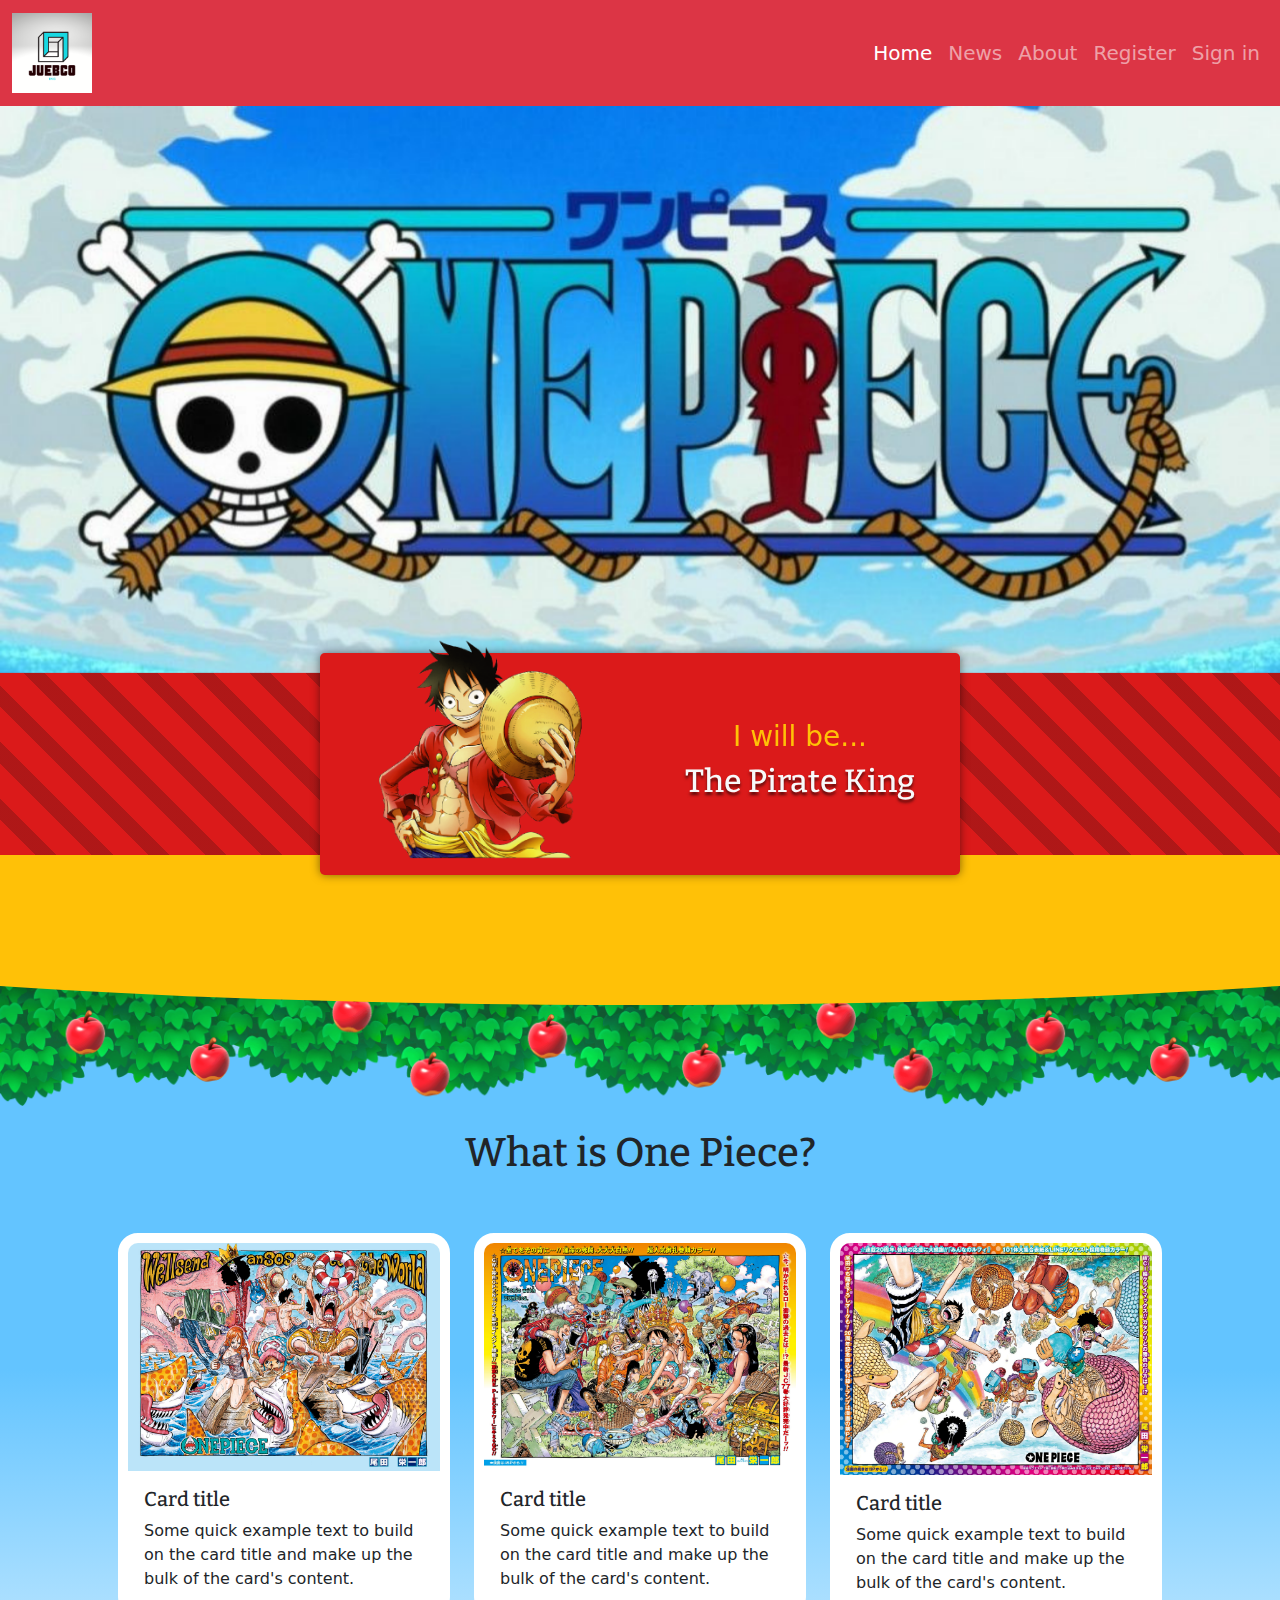
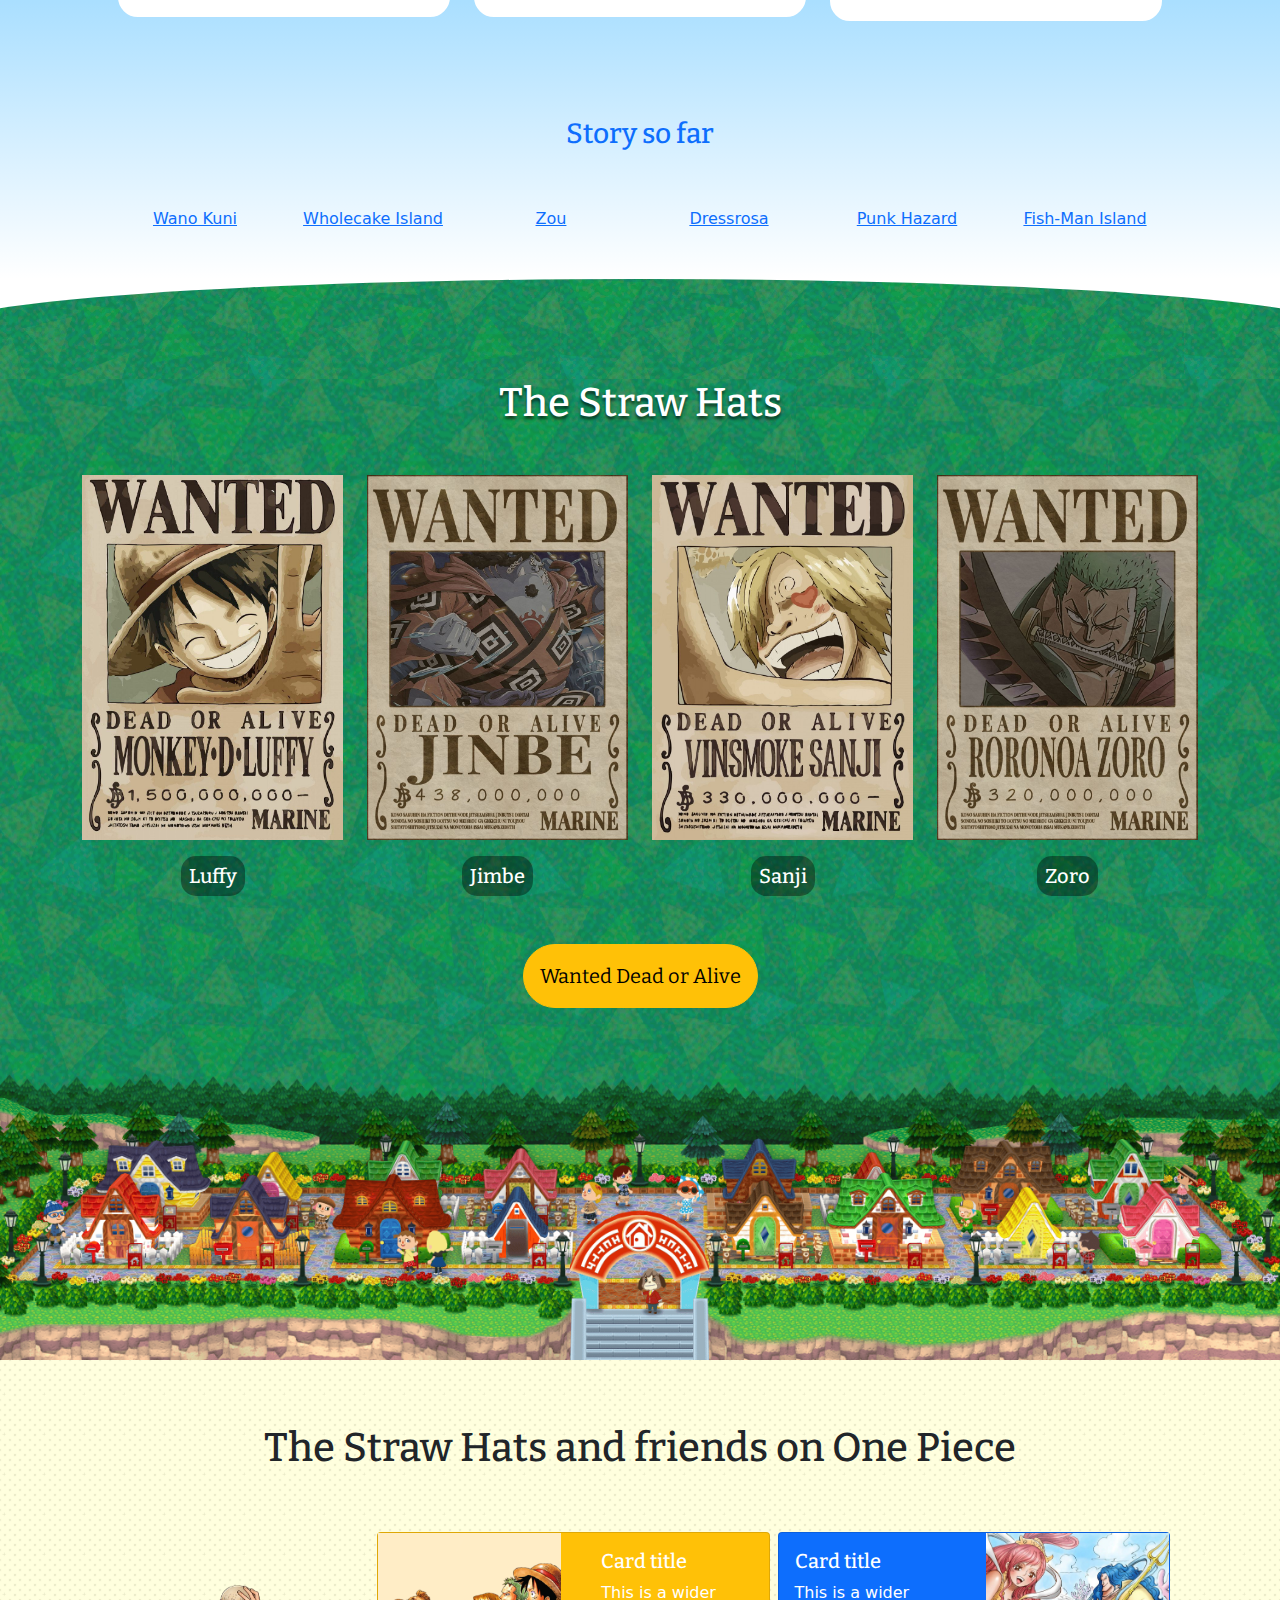
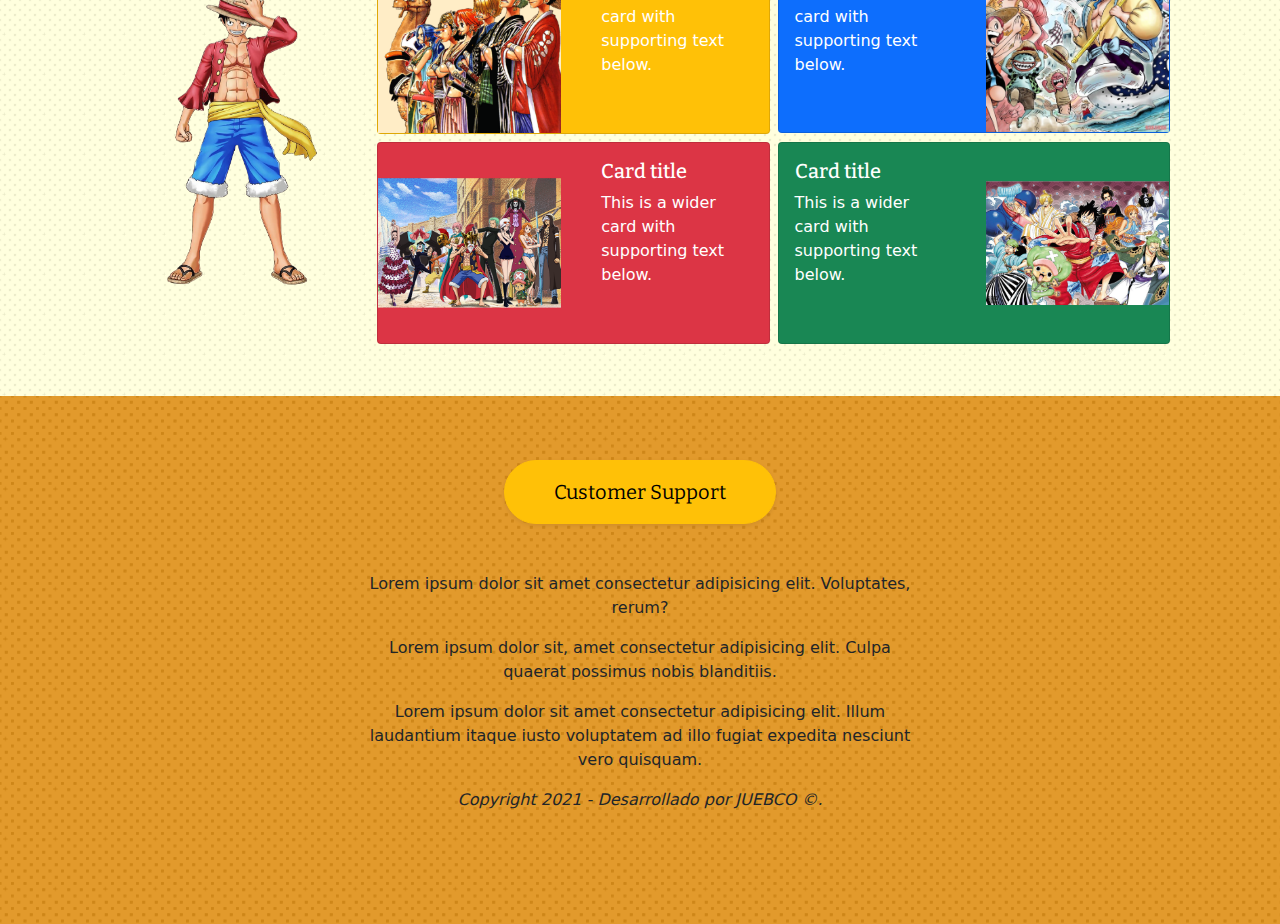
<file: index.html>
<!DOCTYPE html>
<html lang="en">
<head>
    <meta charset="UTF-8">
    <meta name="viewport" content="width=device-width, initial-scale=1.0">
    <title>One Piece JUEBCO</title>
    <link href="https://fonts.googleapis.com/css2?family=Bitter:wght@400;700&display=swap" rel="stylesheet">

    <link rel="stylesheet" href="css/bootstrap.min.css">
    <link rel="stylesheet" href="css/style.css">

</head>
<body>
    <!-- NAVBAR -->
    <nav class="navbar navbar-expand-sm navbar-dark bg-danger" id="navbar">
        <div class="container-fluid">
            <a class="navbar-brand" href="#">
                <img src="img/logo.png" alt="" width="80">
            </a>

            <button class="navbar-toggler" type="button" data-bs-toggle="collapse" data-bs-target="#navbarSupportedContent" aria-controls="navbarSupportedContent" aria-expanded="false" aria-label="Toggle navigation">
                <span class="navbar-toggler-icon"></span>
            </button>

            <div class="collapse navbar-collapse" id="navbarSupportedContent">
                <ul class="navbar-nav ms-auto h5">
                    <li class="nav-item"><a class="nav-link active" href="#">Home</a></li>
                    <li class="nav-item"><a class="nav-link" href="#">News</a></li>
                    <li class="nav-item"><a class="nav-link" href="#">About</a></li>
                    <li class="nav-item"><a class="nav-link" href="login.html">Register</a></li>
                    <li class="nav-item"><a class="nav-link" href="#">Sign in</a></li>
                </ul>
            </div>
        </div>
    </nav>

    <!-- CARROUSEL -->
    <div id="mainSlider" class="carousel slide" data-bs-ride="carousel">
        <div class="carousel-inner">
          <div class="carousel-item active">
            <img src="img/slide.png" class="d-block w-100" alt="...">
          </div>
          <div class="carousel-item">
            <img src="img/slide.png" class="d-block w-100" alt="...">
          </div>
          <!-- <div class="carousel-item">
            <img src="img/slide.png" class="d-block w-100" alt="...">
          </div> -->
        </div>
      </div>    
 
    <!-- RIBBON -->
    <div id="ribbon">
        <div id="birthday" class="container w-50 pl-5 pr-5 rounded-3">
            <div class="row align-items-center">
                <div class="col-sm p-3" id="description">
                    <img src="img/image.png" class="w-75 mx-auto d-block" alt="...">
                </div>
                <div class="col-sm p-3 text-light text-center">
                    <p class="text-warning h3">I will be...</p>
                    <h4 class="h2 text-shadow">The Pirate King</h4>
                </div>    
            </div>
        </div>
    </div>
 
    <!-- SEPARADOR RIBBON -->
    <div id="separator-ribbon">
        <div class="content bg-warning"></div>
    </div>
 
    <!-- INFO -->
    <div id="info">
        <div class="container-md p-5">
            <div class="row pt-5">
                <h3 class="text-center pb-5 pt-5 h1">What is One Piece?</h3>
            </div>
            <div class="row">
                <div class="col-sm">
                    <div class="card w-100 card-border mb-5">
                        <img src="img/cardd.png" class="card-img-top" alt="...">
                        <div class="card-body">
                          <h5 class="card-title">Card title</h5>
                          <p class="card-text">Some quick example text to build on the card title and make up the bulk of the card's content.</p>
                        </div>
                    </div> 
                </div>
                <div class="col-sm">
                    <div class="card w-100 card-border mb-5">
                        <img src="img/cardd1.png" class="card-img-top" alt="...">
                        <div class="card-body">
                          <h5 class="card-title">Card title</h5>
                          <p class="card-text">Some quick example text to build on the card title and make up the bulk of the card's content.</p>
                        </div>
                    </div> 
                </div>
                <div class="col-sm">
                    <div class="card w-100 card-border mb-5">
                        <img src="img/cardd2.png" class="card-img-top" alt="...">
                        <div class="card-body">
                          <h5 class="card-title">Card title</h5>
                          <p class="card-text">Some quick example text to build on the card title and make up the bulk of the card's content.</p>
                        </div>
                    </div> 
                </div>
            </div>
            <div class="row py-5">
                <div class="col">
                    <h3 class="text-center" style="color: var(--bs-blue)">Story so far</h3>
                </div>
            </div>
            <div class="row justify-content-center text-center">
                <div class="col"><a href="#">Wano Kuni</a></div>
                <div class="col"><a href="#">Wholecake Island</a></div>
                <div class="col"><a href="#">Zou</a></div>
                <div class="col"><a href="#">Dressrosa</a></div>
                <div class="col"><a href="#">Punk Hazard</a></div>
                <div class="col"><a href="#">Fish-Man Island</a></div>
            </div>  
        </div>
    </div>
 
    <!-- SEPARADOR ONEPIECES -->
    <div id="separator-onepieces">
        <div class="content bg-success"></div>
    </div>
 
    <!-- ONEPIECES -->
    <div id="onepieces" class="px-5 pb-5 bg-success">
        <div class="container">
            <div class="row">
                <h2 class="text-center text-white text-shadow h1 mb-5">The Straw Hats</h2>
            </div>
            <div class="row row-cols-1 row-cols-2 row-cols-sm-2 row-cols-md-4">
                <div class="col-sm">
                    <img src="img/luffyw.jpg" alt="" class="w-100 onepiece">
                    <div class="text-center"><span class="onepiece-name h5 p-2 mt-3">Luffy</span></div>
                </div>
                <div class="col-sm">
                    <img src="img/jinbew.jpg" alt="" class="w-100 onepiece">
                    <div class="text-center"><span class="onepiece-name h5 p-2 mt-3">Jimbe</span></div>
                </div>
                <div class="col-sm">
                    <img src="img/sanjiw.jpg" alt="" class="w-100 onepiece">
                    <div class="text-center"><span class="onepiece-name h5 p-2 mt-3">Sanji</span></div>
                </div>
                <div class="col-sm">
                    <img src="img/zorow.jpg" alt="" class="w-100 onepiece">
                    <div class="text-center"><span class="onepiece-name h5 p-2 mt-3">Zoro</span></div>
                </div>
            </div>
            <div class="row py-5">
                <div class="col text-center">
                    <a href="#" class="link-dark">
                        <button class="btn btn-warning btn-lg rounded-pill p-3 font-weight-bold">Wanted Dead or Alive</button>
                    </a>
                </div>
            </div>
        </div>
        <div id="separator-onepieces-footer">
        </div>
    </div>
 
    <!-- PLAY -->
    <div id="play">
        <div class="container-sm p-5">
            <h3 class="text-center pb-5 pt-3 h1">The Straw Hats and friends on One Piece</h3>
            <div class="row justify-content-center align-items-center">
                <div class="col-3 d-none d-md-block">
                    <div id="mainSlider" class="carousel slide" data-bs-ride="carousel">
                        <div class="carousel-inner">
                          <div class="carousel-item active">
                            <img src="img/luffy.png" class="d-block w-100" alt="...">
                          </div>
                          <div class="carousel-item">
                            <img src="img/zoro.png" class="d-block w-100" alt="...">
                          </div>
                          <div class="carousel-item">
                            <img src="img/nami.png" class="d-block w-100" alt="...">
                          </div>
                          <div class="carousel-item">
                            <img src="img/usopp.png" class="d-block w-100" alt="...">
                          </div>
                          <div class="carousel-item">
                            <img src="img/sanji.png" class="d-block w-100" alt="...">
                          </div>
                          <div class="carousel-item">
                            <img src="img/chopper.png" class="d-block w-100" alt="...">
                          </div>
                          <div class="carousel-item">
                            <img src="img/robin.png" class="d-block w-100" alt="...">
                          </div>
                          <div class="carousel-item">
                            <img src="img/franky.png" class="d-block w-100" alt="...">
                          </div>
                          <div class="carousel-item">
                            <img src="img/brook.png" class="d-block w-100" alt="...">
                          </div>
                          <div class="carousel-item">
                            <img src="img/jimbe.png" class="d-block w-100" alt="...">
                          </div>
                        </div>
                      </div>  
                </div>
                <div class="col-9">
                    <div class="row justify-content-center">
                        <div class="col p-1">
                            <div class="card bg-warning text-white">
                                <div class="row">
                                  <div class="col-md-6">
                                    <img src="img/arabasta.png" class="w-100"  alt="...">
                                  </div>
                                  <div class="col-md-6">
                                    <div class="card-body">
                                      <h5 class="card-title">Card title</h5>
                                      <p class="card-text">This is a wider card with supporting text below.</p>
                                    </div>
                                  </div>
                                </div>
                            </div> 
                        </div>

                        <div class="col p-1">
                            <div class="card bg-primary text-white">
                                <div class="row">
                                  <div class="col-md-6">
                                    <div class="card-body">
                                      <h5 class="card-title">Card title</h5>
                                      <p class="card-text">This is a wider card with supporting text below.</p>
                                    </div>
                                  </div>
                                  <div class="col-md-6">
                                    <img src="img/giogin.jpg" class="w-100"  alt="...">
                                  </div>
                                </div>
                            </div> 
                        </div>
                    </div>
                    <div class="row justify-content-center">
                        <div class="col p-1">
                            <div class="card bg-danger text-white">
                                <div class="row">
                                  <div class="col-md-6">
                                    <img src="img/1.png" class="w-100" alt="...">
                                  </div>
                                  <div class="col-md-6">
                                    <div class="card-body">
                                      <h5 class="card-title">Card title</h5>
                                      <p class="card-text">This is a wider card with supporting text below.</p>
                                    </div>
                                  </div>
                                </div>
                            </div> 
                        </div>
                        <div class="col p-1">
                            <div class="card bg-success text-white">
                                <div class="row">
                                  <div class="col-md-6">
                                    <div class="card-body">
                                      <h5 class="card-title">Card title</h5>
                                      <p class="card-text">This is a wider card with supporting text below.</p>
                                    </div>
                                  </div>
                                  <div class="col-md-6">
                                    <img src="img/2.png" class="w-100"  alt="...">
                                  </div>
                                </div>
                            </div> 
                        </div>
                    </div>
                </div>
            </div>
        </div>
    </div>
 
    <!-- FOOTER -->    
    <div id="footer" class="p-5">
        <div class="container w-50 pt-3">
            <div class="row row-cols-md-2 justify-content-md-center">
                <div class="col text-center">
                    <a href="#">
                        <button class="btn btn-lg rounded-pill btn-warning w-100 p-3 shadow-sm font-weight-bold">Customer Support</button>
                    </a>
                </div>
            </div>
            <div class="row justify-content-md-center py-5">
                <div class="col text-center font-weight-light">
                    <p>Lorem ipsum dolor sit amet consectetur adipisicing elit. Voluptates, rerum?</p>
                    <p>Lorem ipsum dolor sit, amet consectetur adipisicing elit. Culpa quaerat possimus nobis blanditiis.</p>
                    <p>Lorem ipsum dolor sit amet consectetur adipisicing elit. Illum laudantium itaque iusto voluptatem ad illo fugiat expedita nesciunt vero quisquam.</p>
                    <p><i class="fa fa-copyright h6" aria-hidden="true">Copyright 2021 - Desarrollado por JUEBCO ©.</i></p>             
                </div>
            </div>
        </div>
    </div>

    <script src="js/bootstrap.min.js"></script>
    <script src="js/popper.min.js"></script>

</body>
</html>
</file>
<file: css/style.css>
h1,h2,h3,h4,h5, button, .onepiece-name{
    font-family: 'Bitter', serif;

}

#navbar{
    z-index: 1;
}

#ribbon{
    background-color: rgb(219, 26, 26);
    background-image: repeating-linear-gradient(45deg, transparent, transparent 25px, rgba(131, 21, 21, 0.5) 25px, rgba(131, 21, 21, 0.5) 40px);
}
#ribbon::after{
    content: '';
    background-color: transparent;
    display: block;
    height: 20px;
    width: 50%;
    margin: 0 auto;
    position: relative;
    left: auto;
    margin-top: -40px;
}

#birthday{
    background-color: rgb(219, 26, 26);
    position: relative;
    margin-top: -20px;
    z-index: 10;
    box-shadow: 0 0 10px rgba(0,0,0,0.5);
}
#birthday img{
    position: relative;
    margin-top: -30px;
}

.text-shadow{
    text-shadow: 0 3px 3px rgba(0,0,0,0.6);
}

#separator-ribbon{
    width: 100%;
    overflow: hidden;
    position: relative;
    z-index: 2;
}
#separator-ribbon .content{
    width: 150%;
    height: 150px;
    margin-left: -25%;
    border-bottom-left-radius: 50%;
    border-bottom-right-radius: 50%;
}

.card-border{
    border: solid 10px white;
    border-radius: 20px;
    overflow: hidden;
    transition: all ease-out 0.2s;
}
.card-border:hover{
    transform: scale(1.05);
}

#info{
    background: rgb(255,255,255);
    background: url(../img/bg-02.png),  linear-gradient(0deg, rgba(255,255,255,1) 0%, rgba(99,196,255,1) 57%);
    background-repeat: repeat-x;
    background-size: 75%;
    margin-top: -20px;
}

#separator-onepieces{
    width: 100%;
    overflow: hidden;
    position: relative;
    z-index: 2;
}
#separator-onepieces .content{
    background: url(../img/bg-03.png);
    width: 110%;
    height: 100px;
    margin-left: -5%;
    border-top-left-radius: 50%;
    border-top-right-radius: 50%;
}

#onepieces{
    background: url(../img/bg-01.png),url(../img/bg-03.png);
    background-repeat: no-repeat, repeat;
    background-position: bottom center, center center;
    background-size: 100%, auto;
}
.onepiece{
    cursor: pointer;
    transition: all ease-out 0.2s;
}
.onepiece:hover{
    transform: scale(1.05);
}
.onepiece-name{
    background-color: rgba(0,0,0,0.4);
    color: white;
    display: inline-block;
    margin: 0 auto;
    text-align: center;
    border-radius: 15px;
}

#separator-onepieces-footer{
    height: 20vw;
}

#play{   
    background: url(../img/bg-04.png);
    background-color: rgb(255, 255, 219);
    background-size: 40px 40px;
}

#footer{
    background: url(../img/bg-04.png);
    background-color: rgb(224, 144, 24);
    background-size: 50px 50px;
}
</file>
